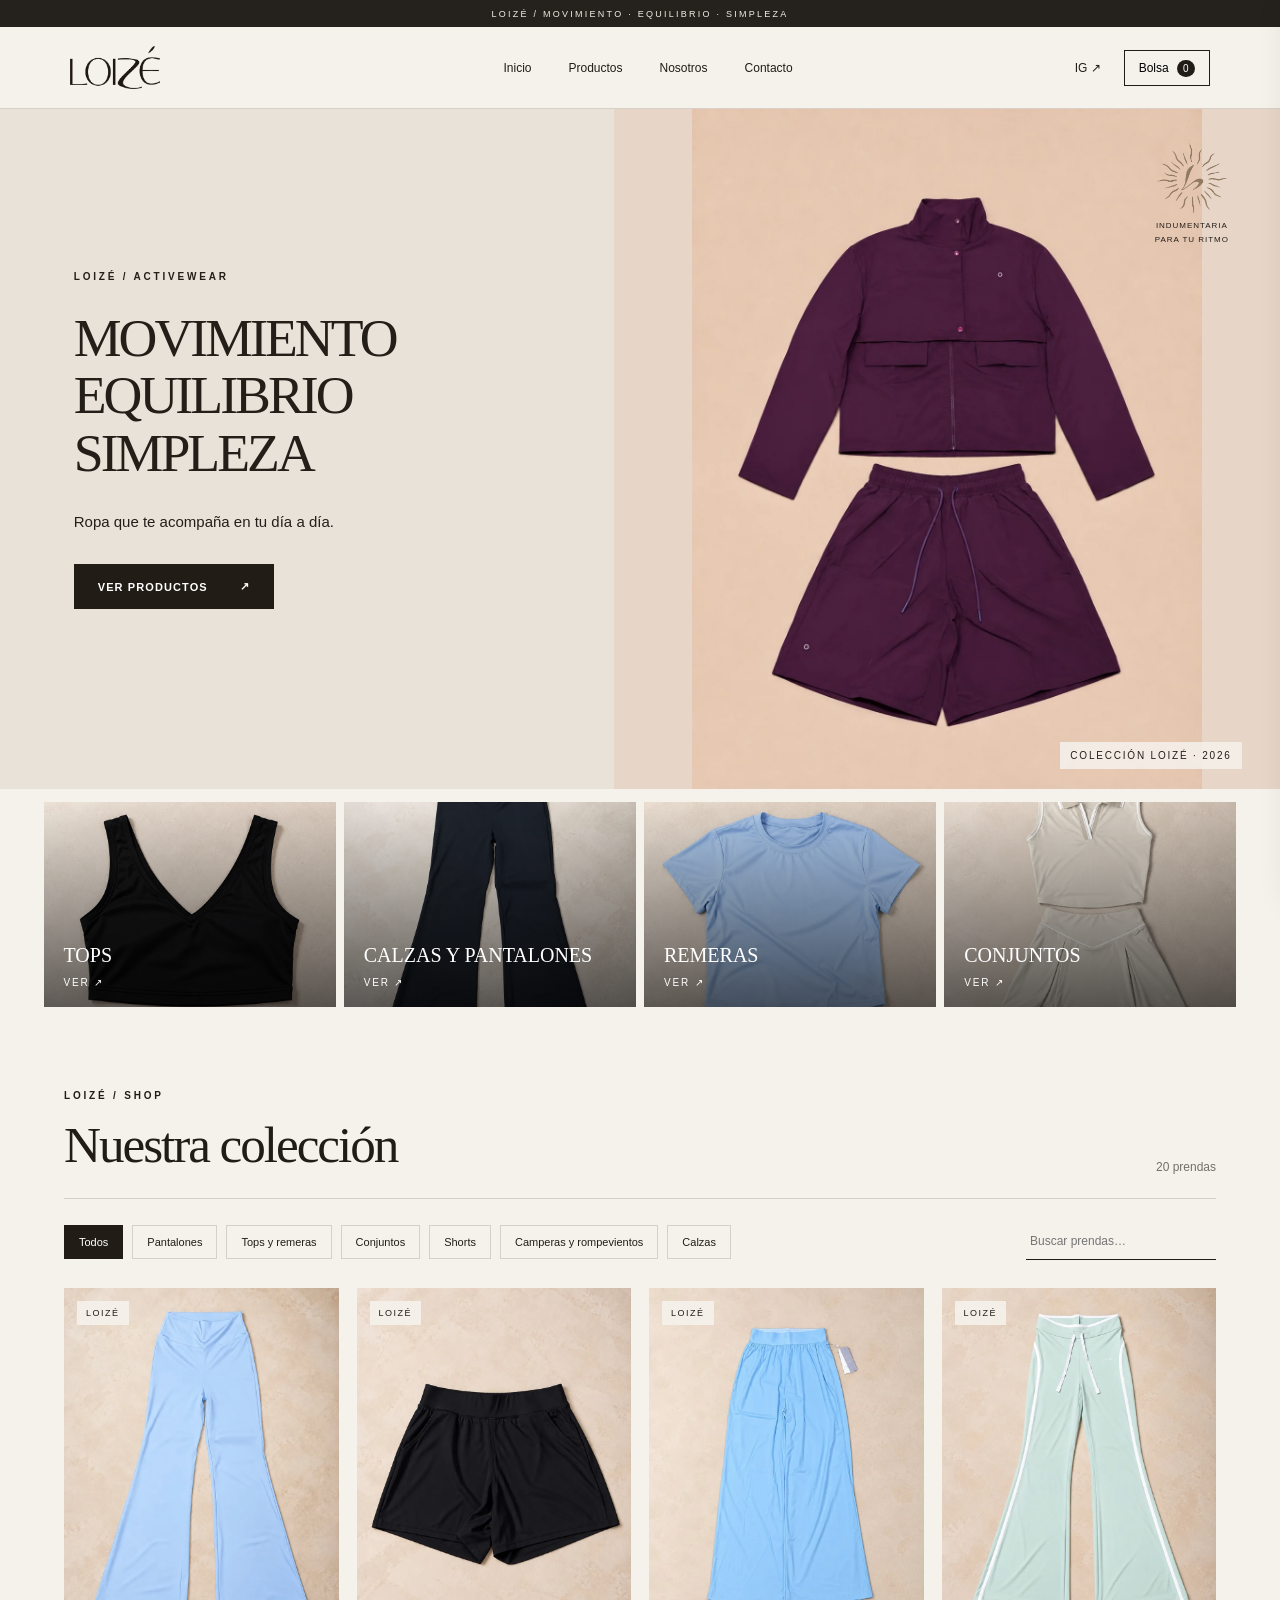
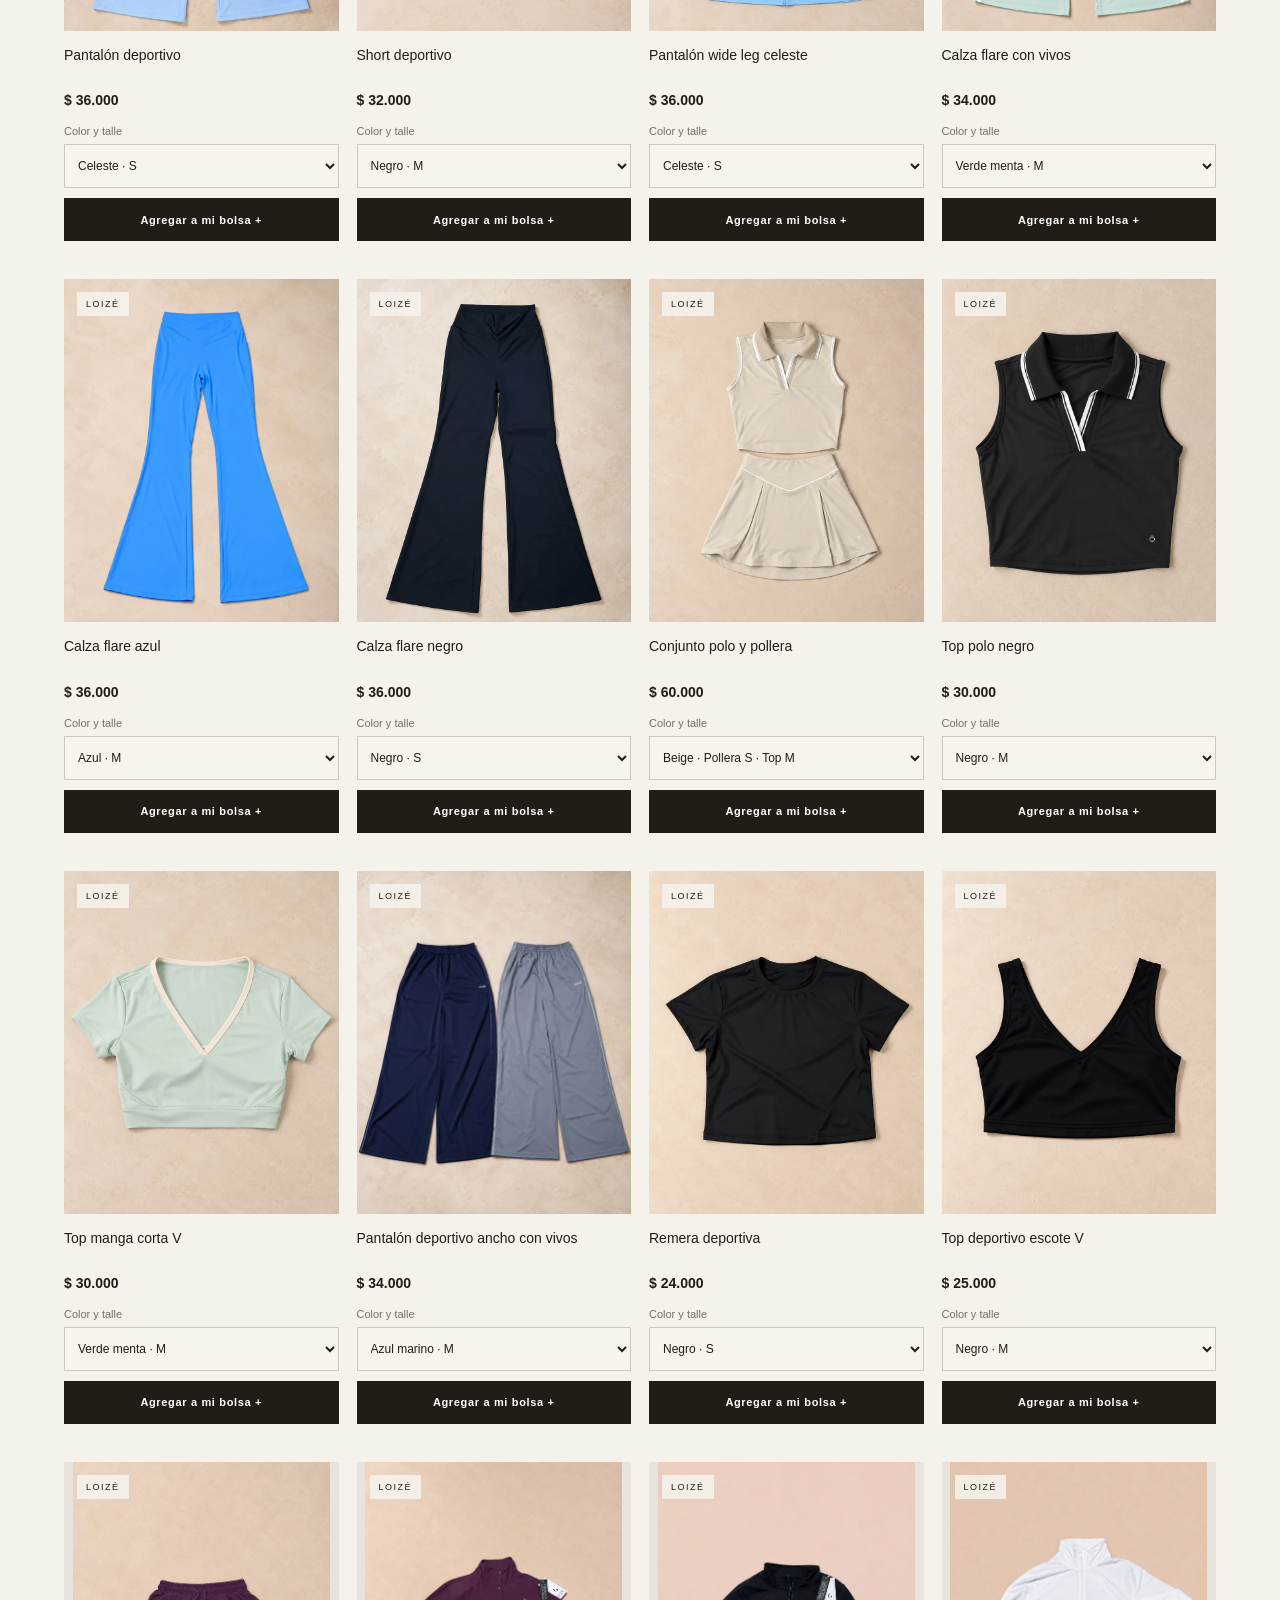
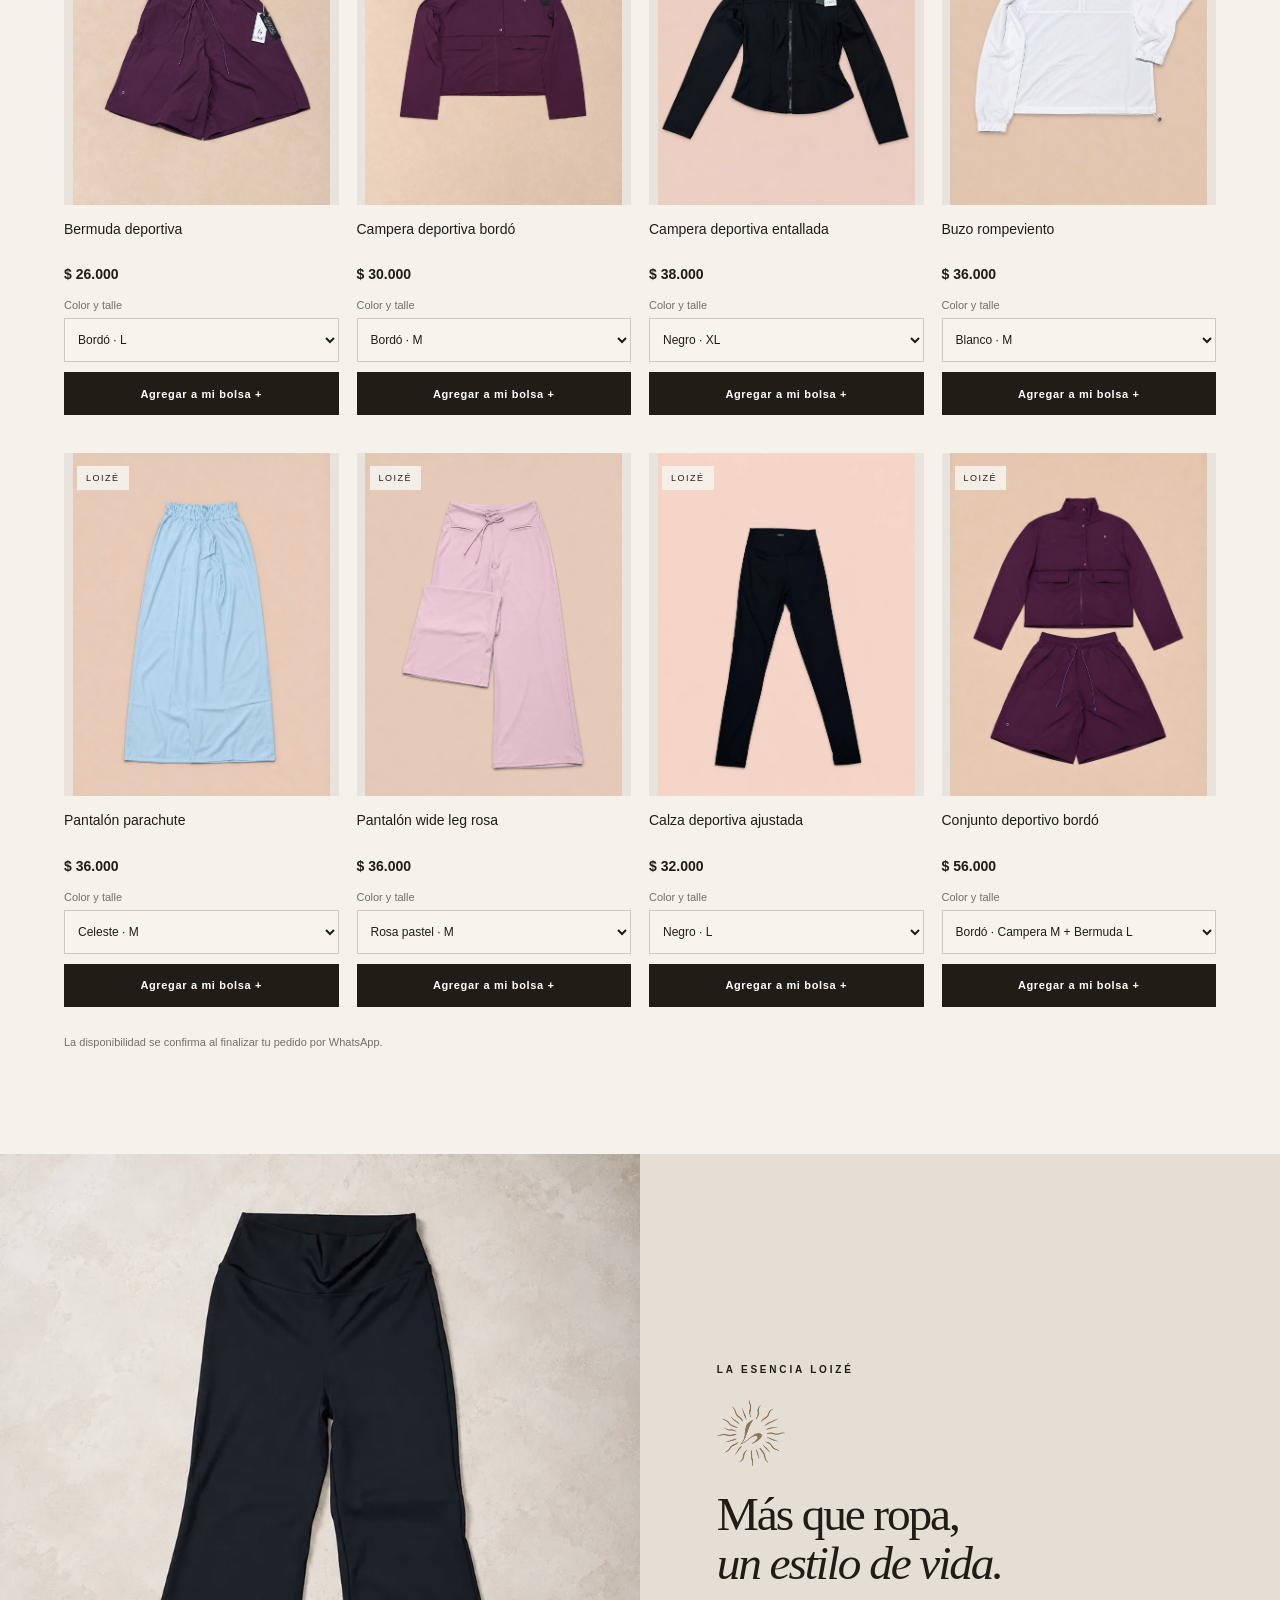
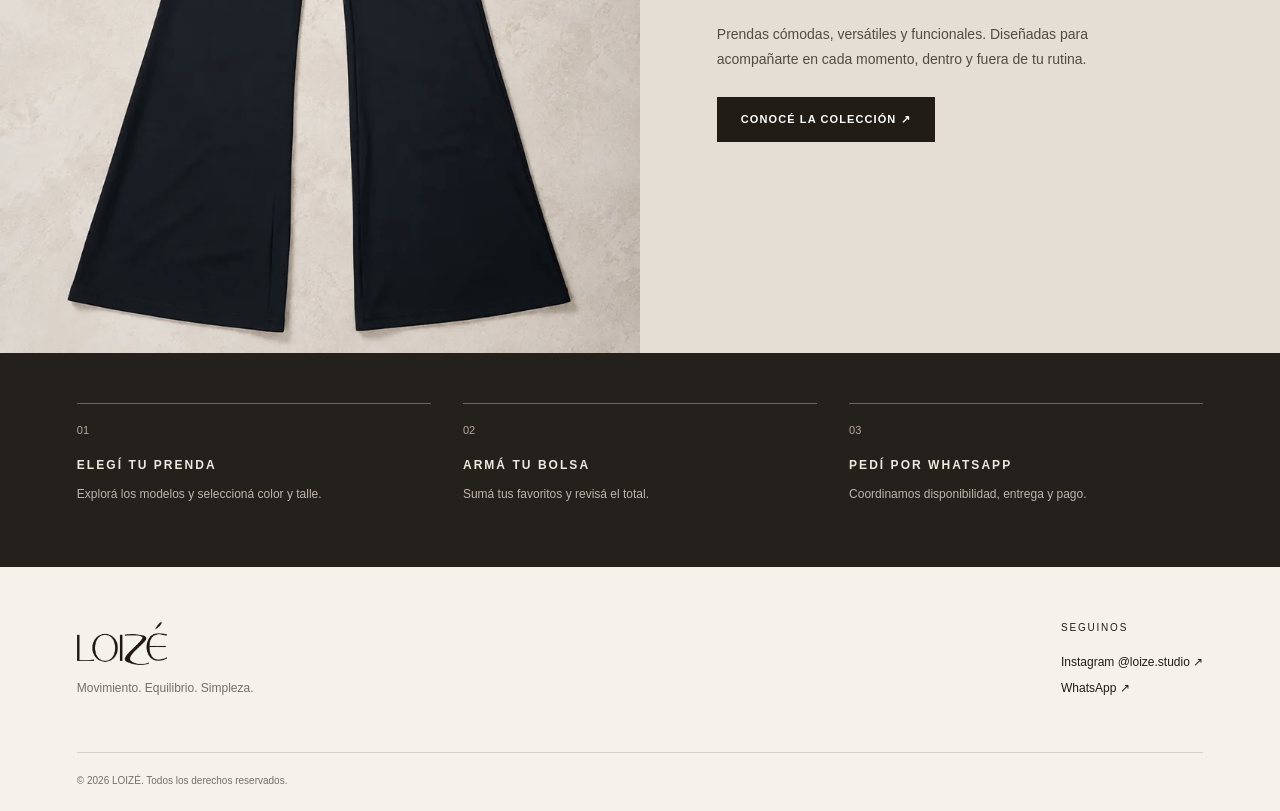
<file: studio/index.html>
<!doctype html>
<html lang="es-AR"><head><meta charset="utf-8"><meta name="viewport" content="width=device-width,initial-scale=1"><meta name="theme-color" content="#e9e5dd"><meta name="description" content="LOIZÉ — indumentaria para acompañar tu ritmo. Elegí prendas, talle y color, y finalizá por WhatsApp."><title>LOIZÉ — Movimiento, equilibrio, simpleza</title><link rel="icon" type="image/png" href="brand/isotipo-transparente.png"><link rel="stylesheet" href="styles.css"><script defer src="app.js"></script></head>
<body><a class="skip" href="#coleccion">Ir a los productos</a><div class="announcement">LOIZÉ / MOVIMIENTO · EQUILIBRIO · SIMPLEZA</div>
<header class="site-header"><a class="brand-lockup" href="#inicio" aria-label="LOIZÉ, inicio"><img src="brand/logotipo-transparente.png" alt="LOIZÉ"></a><nav aria-label="Navegación principal"><a href="#inicio">Inicio</a><a href="#coleccion">Productos</a><a href="#nosotros">Nosotros</a><a href="#contacto">Contacto</a></nav><div class="header-actions"><a class="instagram-link" href="https://www.instagram.com/loize.studio/" target="_blank" rel="noopener noreferrer" aria-label="Instagram LOIZÉ">IG ↗</a><button class="bag-button" id="open-cart" type="button" aria-label="Abrir carrito">Bolsa <span class="count" id="cart-count">0</span></button></div></header>
<main><section class="hero" id="inicio"><div class="hero-image"><img src="img/nuevo_20_bordo.webp" alt="Campera y bermuda bordó LOIZÉ" fetchpriority="high"></div><div class="hero-content"><span class="eyebrow">LOIZÉ / ACTIVEWEAR</span><h1>MOVIMIENTO<br>EQUILIBRIO<br>SIMPLEZA</h1><p>Ropa que te acompaña en tu día a día.</p><a class="button-light" href="#coleccion">VER PRODUCTOS <span>↗</span></a></div><div class="hero-stamp"><img src="brand/isotipo-transparente.png" alt=""><span>INDUMENTARIA<br>PARA TU RITMO</span></div><span class="hero-counter">COLECCIÓN LOIZÉ · 2026</span></section>
<section class="categories" aria-label="Explorar categorías"><a href="#coleccion" data-go-category="Tops y remeras" class="category"><img src="img/0.webp" alt="Top deportivo"><span>TOPS <small>VER ↗</small></span></a><a href="#coleccion" data-go-category="Pantalones" class="category"><img src="img/10.webp" alt="Pantalones deportivos"><span>CALZAS Y PANTALONES <small>VER ↗</small></span></a><a href="#coleccion" data-go-category="Tops y remeras" class="category"><img src="img/25.webp" alt="Remera deportiva"><span>REMERAS <small>VER ↗</small></span></a><a href="#coleccion" data-go-category="Conjuntos" class="category"><img src="img/7.webp" alt="Conjunto deportivo"><span>CONJUNTOS <small>VER ↗</small></span></a></section>
<section class="catalog" id="coleccion"><div class="section-heading"><div><span class="eyebrow">LOIZÉ / SHOP</span><h2>Nuestra colección</h2></div><span class="catalog-count" id="result-count"></span></div><div class="toolbar"><div class="filters" role="group" aria-label="Filtrar por categoría"><button type="button" class="filter active" data-category="Todos" aria-pressed="true">Todos</button><button type="button" class="filter" data-category="Pantalones" aria-pressed="false">Pantalones</button><button type="button" class="filter" data-category="Tops y remeras" aria-pressed="false">Tops y remeras</button><button type="button" class="filter" data-category="Conjuntos" aria-pressed="false">Conjuntos</button><button type="button" class="filter" data-category="Shorts" aria-pressed="false">Shorts</button><button type="button" class="filter" data-category="Camperas" aria-pressed="false">Camperas y rompevientos</button><button type="button" class="filter" data-category="Calzas" aria-pressed="false">Calzas</button></div><label class="search-wrap"><span class="sr-only">Buscar prendas</span><input id="search" type="search" placeholder="Buscar prendas…" autocomplete="off"></label></div><div id="product-grid" class="product-grid" aria-live="polite"><p class="loading">Cargando colección…</p></div><p class="stock-note">La disponibilidad se confirma al finalizar tu pedido por WhatsApp.</p></section>
<section class="story" id="nosotros"><div class="story-photo"><img src="img/8.webp" alt="Detalle de una prenda LOIZÉ" loading="lazy"></div><div class="story-copy"><span class="eyebrow">LA ESENCIA LOIZÉ</span><img src="brand/isotipo-transparente.png" alt="" class="story-symbol"><h2>Más que ropa,<br><em>un estilo de vida.</em></h2><p>Prendas cómodas, versátiles y funcionales. Diseñadas para acompañarte en cada momento, dentro y fuera de tu rutina.</p><a href="#coleccion" class="button-dark">CONOCÉ LA COLECCIÓN ↗</a></div></section>
<section class="benefits" aria-label="Cómo comprar"><div><span>01</span><h3>ELEGÍ TU PRENDA</h3><p>Explorá los modelos y seleccioná color y talle.</p></div><div><span>02</span><h3>ARMÁ TU BOLSA</h3><p>Sumá tus favoritos y revisá el total.</p></div><div><span>03</span><h3>PEDÍ POR WHATSAPP</h3><p>Coordinamos disponibilidad, entrega y pago.</p></div></section>
</main><footer id="contacto"><div class="footer-main"><div><a class="brand-lockup" href="#inicio"><img src="brand/logotipo-transparente.png" alt="LOIZÉ"></a><p>Movimiento. Equilibrio. Simpleza.</p></div><div><span>SEGUINOS</span><a href="https://www.instagram.com/loize.studio/" target="_blank" rel="noopener noreferrer">Instagram @loize.studio ↗</a><a href="https://wa.me/5491172347062" target="_blank" rel="noopener noreferrer">WhatsApp ↗</a></div></div><small>© <span id="year"></span> LOIZÉ. Todos los derechos reservados.</small></footer>
<div class="overlay" id="overlay" hidden></div><aside class="cart-panel" id="cart-panel" role="dialog" aria-modal="true" aria-labelledby="cart-title" aria-hidden="true" tabindex="-1"><div class="cart-top"><div><span class="eyebrow">TU SELECCIÓN</span><h2 id="cart-title">Mi bolsa <span id="cart-heading-count">(0)</span></h2></div><button id="close-cart" class="icon-button" type="button" aria-label="Cerrar bolsa">✕</button></div><div id="cart-items" class="cart-items"></div><div class="cart-bottom"><div class="subtotal"><span>Subtotal</span><strong id="cart-total">$0</strong></div><p>El envío y la disponibilidad se coordinan por WhatsApp. No se realizan pagos desde esta web.</p><button id="checkout" class="checkout" type="button">Finalizar por WhatsApp ↗</button></div></aside><div class="toast" id="toast" role="status" aria-live="polite"></div>
</body></html>
</file>
<file: studio/styles.css>
:root{--cream:#e9e5dd;--paper:#f5f2ec;--ink:#211c16;--muted:#746f67;--line:#d7d0c7;--dark:#24201b}*{box-sizing:border-box}html{scroll-behavior:smooth}body{margin:0;background:var(--paper);color:var(--ink);font-family:Arial,Helvetica,sans-serif;-webkit-font-smoothing:antialiased}button,input,select{font:inherit}button{cursor:pointer}a{color:inherit;text-decoration:none}img{display:block;max-width:100%}.sr-only{position:absolute;width:1px;height:1px;overflow:hidden;clip:rect(0,0,0,0)}.skip{position:absolute;top:-60px;left:10px;background:white;padding:12px;z-index:20}.skip:focus{top:10px}.announcement{height:27px;background:#25211c;color:#f4eee5;text-align:center;letter-spacing:.25em;font-size:9px;display:grid;place-items:center}.site-header{height:76px;background:var(--paper);display:flex;align-items:center;justify-content:space-between;padding:0 5.5%;gap:25px;position:relative;z-index:4;border-bottom:1px solid var(--line)}.brand-lockup img{width:145px;height:auto;max-height:56px;object-fit:contain}.site-header nav{display:flex;align-items:center;gap:37px;font-size:12px}.site-header nav a:hover,.instagram-link:hover{opacity:.55}.header-actions{display:flex;align-items:center;gap:23px}.instagram-link{font-size:12px}.bag-button{border:1px solid var(--ink);background:none;padding:10px 14px;font-size:12px}.count{background:var(--ink);color:white;border-radius:50%;padding:3px 6px;margin-left:5px;font-size:10px}.hero{height:min(640px,65vw);min-height:475px;position:relative;background:#49443d;overflow:hidden;color:white}.hero-image,.hero-image img,.hero-shade{position:absolute;inset:0;width:100%;height:100%}.hero-image img{object-fit:cover;object-position:center 36%;filter:brightness(.75) saturate(.7)}.hero-shade{background:linear-gradient(90deg,rgba(17,15,13,.76),rgba(17,15,13,.26) 60%,rgba(17,15,13,.55))}.hero-content{position:absolute;left:6.5%;top:16%;z-index:1}.eyebrow{font-size:10px;letter-spacing:.28em;font-weight:600}.hero h1{font-family:Georgia,'Times New Roman',serif;font-size:clamp(43px,5.3vw,83px);line-height:1.04;letter-spacing:-.035em;font-weight:400;margin:25px 0}.hero-content p{font-size:16px;max-width:240px;line-height:1.6;margin-bottom:28px}.button-light,.button-dark{display:inline-flex;gap:32px;align-items:center;padding:16px 24px;background:var(--paper);color:var(--ink);font-size:11px;letter-spacing:.1em;font-weight:600}.button-dark{background:var(--ink);color:white}.button-light:hover,.button-dark:hover{opacity:.85}.hero-stamp{position:absolute;right:8%;top:22%;z-index:1;display:flex;align-items:center;flex-direction:column;gap:16px;text-align:center}.hero-stamp img{width:135px;filter:brightness(0) invert(1);opacity:.85}.hero-stamp span{font-size:10px;line-height:1.7;letter-spacing:.18em}.hero-counter{position:absolute;right:7%;bottom:28px;font-size:10px;letter-spacing:.18em}.categories{display:grid;grid-template-columns:repeat(4,1fr);gap:8px;padding:13px 3.4% 0;background:var(--paper)}.category{height:205px;position:relative;overflow:hidden;background:#a7a097;color:white}.category:after{content:"";position:absolute;inset:0;background:linear-gradient(transparent,rgba(0,0,0,.6))}.category img{width:100%;height:100%;object-fit:cover;filter:saturate(.65);transition:transform .35s}.category:hover img{transform:scale(1.045)}.category span{position:absolute;bottom:19px;left:20px;z-index:1;font-family:Georgia,serif;font-size:20px}.category small{display:block;font:10px Arial,sans-serif;letter-spacing:.18em;margin-top:10px}.catalog{padding:78px 5% 95px}.section-heading{display:flex;justify-content:space-between;align-items:end;border-bottom:1px solid var(--line);padding-bottom:24px}.section-heading h2{font-family:Georgia,serif;font-size:clamp(35px,4vw,57px);font-weight:400;margin:12px 0 0;letter-spacing:-.04em}.catalog-count{font-size:12px;color:var(--muted)}.toolbar{display:flex;justify-content:space-between;align-items:center;gap:16px;padding:24px 0 28px}.filters{display:flex;flex-wrap:wrap;gap:9px}.filter{background:none;border:1px solid var(--line);padding:10px 14px;color:var(--ink);font-size:11px}.filter.active,.filter:hover{background:var(--ink);color:white;border-color:var(--ink)}.search-wrap input{background:transparent;border:0;border-bottom:1px solid var(--ink);padding:11px 4px;outline:none;width:190px;font-size:12px}.product-grid{display:grid;grid-template-columns:repeat(4,minmax(0,1fr));gap:30px 16px}.product-card{min-width:0}.product-image{position:relative;aspect-ratio:3/4;background:#e0dbd2;overflow:hidden}.product-image img{width:100%;height:100%;object-fit:cover;transition:transform .4s}.product-card:hover .product-image img{transform:scale(1.03)}.tag{position:absolute;top:13px;left:13px;background:rgba(245,242,236,.9);font-size:9px;letter-spacing:.17em;padding:7px 9px}.product-info{padding:14px 2px}.product-info h3{font-size:14px;font-weight:500;margin:0 0 7px}.price{font-size:14px;margin:0 0 16px}.variant-label{display:block;color:var(--muted);font-size:11px;margin-bottom:7px}.variant-select{width:100%;border:1px solid var(--line);background:transparent;padding:11px 9px;font-size:12px;color:var(--ink)}.add{margin-top:9px;width:100%;padding:13px 8px;border:1px solid var(--ink);background:var(--ink);color:white;font-size:11px;letter-spacing:.06em}.add:hover{background:transparent;color:var(--ink)}.stock-note{font-size:11px;color:var(--muted);margin-top:25px}.empty-results,.loading{padding:35px 0}.story{display:grid;grid-template-columns:1fr 1fr;min-height:490px;background:#e5ded4}.story-photo{min-height:490px;overflow:hidden}.story-photo img{width:100%;height:100%;object-fit:cover;filter:saturate(.55)}.story-copy{padding:60px 12%;display:flex;align-items:flex-start;flex-direction:column;justify-content:center}.story-symbol{width:78px;margin:26px 0 4px}.story h2{font:400 clamp(35px,3.7vw,58px)/1.03 Georgia,serif;letter-spacing:-.045em;margin:20px 0}.story h2 em{font-weight:400}.story p{max-width:390px;font-size:14px;line-height:1.8;color:#514b44;margin-bottom:25px}.benefits{display:grid;grid-template-columns:repeat(3,1fr);gap:32px;background:#24211d;color:#eee9df;padding:50px 6%}.benefits>div{border-top:1px solid #6c655c;padding-top:16px}.benefits span{font-size:11px;color:#b5a99a}.benefits h3{font-size:12px;letter-spacing:.17em;margin:20px 0 10px}.benefits p{font-size:12px;line-height:1.7;color:#bdb6ab;max-width:260px}footer{padding:55px 6% 25px;background:var(--paper)}.footer-main{display:flex;justify-content:space-between;gap:30px;padding-bottom:45px}.footer-main p{font-size:12px;color:var(--muted)}.footer-main>div:last-child{display:flex;flex-direction:column;gap:12px;font-size:12px}.footer-main>div:last-child span{letter-spacing:.18em;font-size:10px;margin-bottom:10px}footer small{display:block;border-top:1px solid var(--line);padding-top:22px;color:var(--muted);font-size:10px}.overlay{position:fixed;inset:0;background:rgba(0,0,0,.52);z-index:10}.overlay[hidden]{display:none}.cart-panel{position:fixed;right:0;top:0;height:100dvh;width:min(450px,100vw);background:var(--paper);z-index:11;display:flex;flex-direction:column;transform:translateX(105%);transition:transform .25s;box-shadow:-10px 0 35px #0002}.cart-panel.open{transform:translateX(0)}.cart-top{display:flex;justify-content:space-between;align-items:center;padding:25px;border-bottom:1px solid var(--line)}.cart-top h2{font:normal 32px Georgia,serif;margin:8px 0 0}.icon-button{background:none;border:0;font-size:23px}.cart-items{padding:20px 25px;overflow:auto;flex:1}.cart-bottom{padding:25px;border-top:1px solid var(--line)}.subtotal{display:flex;justify-content:space-between;font-size:18px}.cart-bottom p{font-size:11px;color:var(--muted);line-height:1.6}.checkout{width:100%;padding:17px;background:var(--ink);color:white;border:0;margin-top:8px}.toast{position:fixed;bottom:24px;left:50%;transform:translate(-50%,25px);opacity:0;pointer-events:none;transition:.25s;background:var(--ink);color:white;padding:12px 22px;z-index:20;font-size:12px}.toast.visible{opacity:1;transform:translate(-50%,0)}
.cart-row{display:grid;grid-template-columns:78px 1fr;gap:16px;border-bottom:1px solid var(--line);padding:14px 0}.cart-row>img{width:78px;height:103px;object-fit:cover}.cart-row h3{font-size:13px;font-weight:500;margin:0 0 7px}.cart-row p{font-size:12px;color:var(--muted);margin:6px 0}.cart-row .row-price{color:var(--ink);font-weight:600}.qty-controls{display:flex;align-items:center;gap:10px;margin-top:12px}.qty-controls button{border:1px solid var(--line);background:transparent;min-width:28px;height:27px}.qty-controls .remove{border:0;text-decoration:underline;font-size:10px;margin-left:auto}.cart-empty{font-size:13px;color:var(--muted);line-height:1.7}.checkout:disabled{opacity:.4;cursor:not-allowed}body.cart-open{overflow:hidden}
@media(max-width:900px){.site-header{padding:0 4%}.site-header nav{gap:16px}.hero-stamp{right:4%}.categories{grid-template-columns:repeat(2,1fr)}.product-grid{grid-template-columns:repeat(3,minmax(0,1fr))}.toolbar{align-items:start;flex-direction:column}.search-wrap input{width:min(330px,80vw)}}
@media(max-width:620px){.announcement{font-size:8px;letter-spacing:.12em}.site-header{height:65px;flex-wrap:wrap;padding:0 4%;gap:8px}.brand-lockup img{width:110px}.site-header nav{order:3;width:100%;height:34px;justify-content:center;gap:20px;font-size:10px;background:var(--paper)}.site-header{height:100px}.instagram-link{display:none}.bag-button{padding:8px 10px}.hero{min-height:540px;height:72svh;max-height:710px}.hero-image img{object-position:55% center}.hero-shade{background:linear-gradient(90deg,rgba(17,15,13,.75),rgba(17,15,13,.1)),linear-gradient(0deg,rgba(17,15,13,.4),transparent 45%)}.hero-content{top:auto;bottom:75px;left:6%}.hero h1{font-size:clamp(43px,10vw,67px)}.hero-content p{font-size:13px}.hero-stamp{right:5%;top:7%;gap:4px}.hero-stamp img{width:64px}.hero-stamp span{font-size:7px}.hero-counter{bottom:17px}.categories{padding:7px 2% 0;gap:7px}.category{height:175px}.category span{font-size:15px;left:12px;bottom:12px}.catalog{padding:60px 4%}.section-heading h2{font-size:36px}.product-grid{grid-template-columns:repeat(2,minmax(0,1fr));gap:24px 10px}.product-info h3{font-size:12px}.price{font-size:13px}.variant-select{font-size:11px}.add{font-size:10px}.filters{gap:6px}.filter{padding:9px 10px;font-size:10px}.story{grid-template-columns:1fr}.story-photo{min-height:330px;height:330px}.story-copy{padding:55px 7%}.benefits{grid-template-columns:1fr;gap:16px}.footer-main{flex-direction:column}.hero-stamp{opacity:.9}}
@media(prefers-reduced-motion:reduce){html{scroll-behavior:auto}*,*:before,*:after{transition:none!important}}

/* Ajustes de integración de marca y consistencia de catálogo */
.brand-lockup{display:inline-flex;align-items:center;flex:0 0 auto}
.brand-lockup img{width:145px;max-height:44px;object-fit:contain;object-position:left center}
.hero-stamp img{width:116px;height:116px;object-fit:contain;filter:brightness(0) invert(1);opacity:.9}
.story-symbol{width:86px;height:86px;object-fit:contain;object-position:left center}
.product-grid{align-items:start;row-gap:32px}
.product-card{display:flex;flex-direction:column;min-width:0;height:100%}
.product-image{aspect-ratio:4/5;min-height:0;background:#e9e4dc}
.product-image img{object-fit:contain;object-position:center center;background:#e9e4dc}
.product-info{display:flex;flex-direction:column;flex:1;padding:14px 2px 0}
.product-info .variant-label{margin-top:auto}
.product-info .add{min-height:43px;font-weight:600}
.product-info h3{line-height:1.4;min-height:2.8em}
.category img{object-position:center center}
@media(max-width:620px){.brand-lockup img{width:116px;max-height:35px}.product-image{aspect-ratio:3/4}.product-info h3{min-height:2.8em}.hero-stamp img{width:65px;height:65px}}


/* LOIZÉ — corrección editorial de identidad y fotografía */
.site-header{height:82px;gap:24px}
.brand-lockup img{width:151px;height:auto;max-height:43px;object-fit:contain}
.hero{height:clamp(490px,54vw,680px);min-height:490px;background:#e8e2d8;color:#241e19;display:grid;grid-template-columns:48% 52%}
.hero-image{position:relative;grid-column:2;grid-row:1;min-width:0;overflow:hidden;background:#e7d6c7}
.hero-image img{position:absolute;inset:0;width:100%;height:100%;object-fit:contain;object-position:center;filter:none}
.hero-content{position:relative;grid-column:1;grid-row:1;top:auto;left:auto;z-index:1;display:flex;flex-direction:column;align-items:flex-start;justify-content:center;padding:6% 7% 9% 12%;background:#e8e2d8}
.hero h1{font-size:clamp(41px,4.2vw,77px);line-height:1.07;margin:28px 0;letter-spacing:-.055em}
.hero-content p{max-width:340px;margin:0 0 30px;font-size:15px}
.hero .button-light{background:#211c16;color:#fff}
.hero-stamp{right:4%;top:5%;z-index:2;gap:6px;color:#241e19}
.hero-stamp img{width:70px;height:70px;object-fit:contain;filter:none;opacity:.95}
.hero-stamp span{font-size:8px;letter-spacing:.12em}
.hero-counter{right:3%;bottom:20px;z-index:2;color:#241e19;background:#f5f2ecdd;padding:8px 10px}
.category img{object-fit:cover;object-position:center}
.product-grid{gap:34px 18px}
.product-card{background:transparent}
.product-image{aspect-ratio:4/5;background:#e8e3dc}
.product-image img{object-fit:contain;background:#e8e3dc}
.product-info{padding:15px 0 4px;display:flex;flex-direction:column;flex:1}
.product-info h3{font-size:14px;line-height:1.4;min-height:2.8em}
.product-info .price{font-weight:600;margin-bottom:17px}
.variant-select{min-height:44px;background:#f7f4ee;border:1px solid #cfc8bd;border-radius:0}
.add{margin-top:10px;min-height:45px;font-weight:600}
.story-symbol{width:68px;height:68px;object-fit:contain;margin:23px 0 4px}
.story-photo img{object-fit:cover;object-position:center}
.photo-unavailable{display:grid;place-items:center}
.photo-unavailable:after{content:'Fotografía no disponible';color:#716b63;font-size:12px;position:absolute;inset:auto 10px 48%;text-align:center}
@media(max-width:900px){.hero{grid-template-columns:50% 50%}.hero-content{padding-left:8%}.hero h1{font-size:clamp(35px,5vw,58px)}.hero-stamp{right:3%}}
@media(max-width:620px){.site-header{height:101px}.brand-lockup img{width:117px;max-height:34px}.hero{height:auto;min-height:0;display:flex;flex-direction:column-reverse}.hero-image{height:360px;width:100%;flex:none}.hero-image img{position:relative;height:100%;object-fit:contain}.hero-content{padding:42px 7% 52px;min-height:340px}.hero h1{font-size:clamp(40px,10vw,60px);margin:17px 0}.hero-content p{font-size:13px}.hero-stamp{top:13px;right:13px}.hero-stamp img{width:46px;height:46px}.hero-stamp span{display:none}.hero-counter{top:330px;bottom:auto;right:10px;font-size:8px}.product-grid{gap:26px 11px}.product-image{aspect-ratio:3/4}.product-info h3{font-size:12px}.story-symbol{width:64px;height:64px}}
</file>
